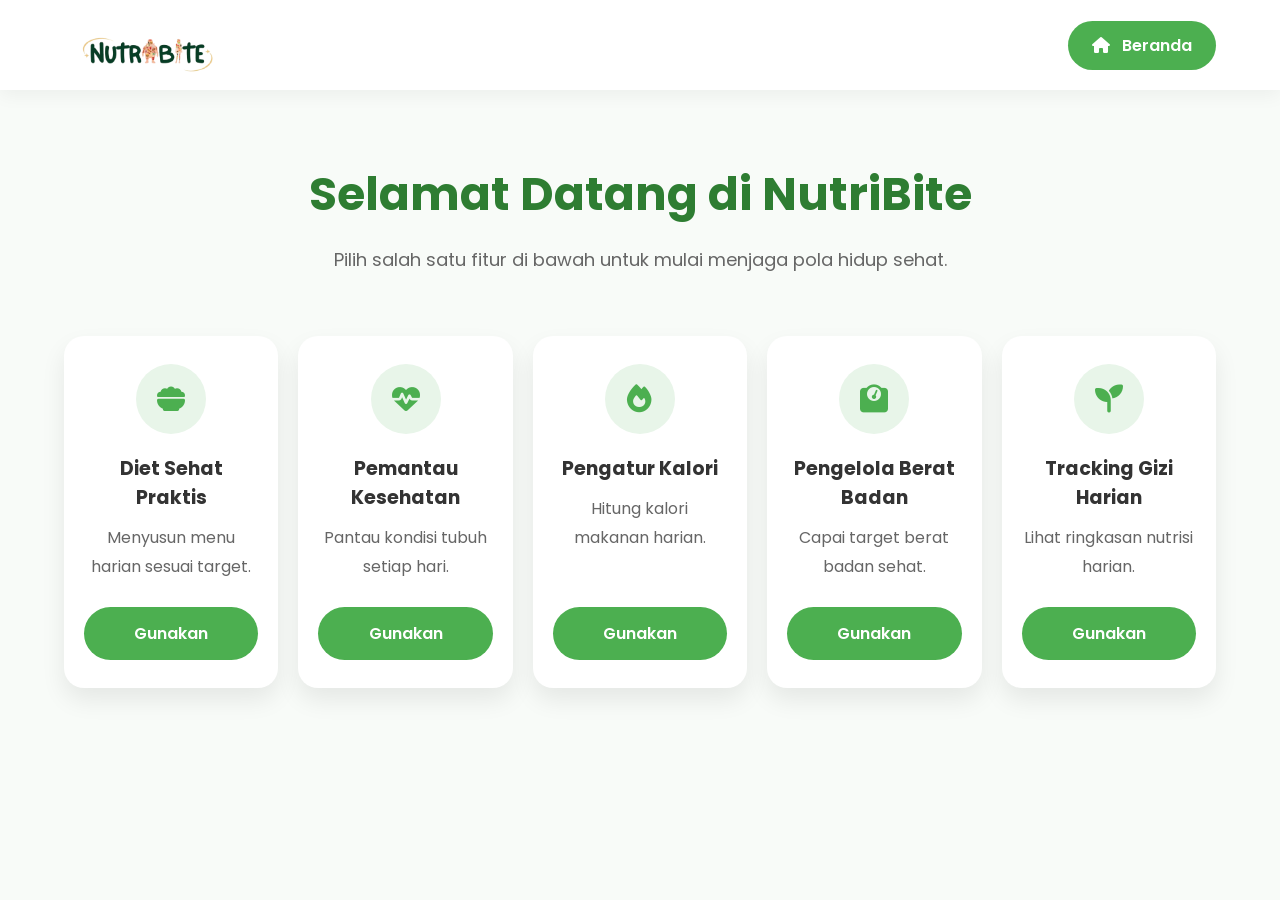
<file: dashboard.html>
<!DOCTYPE html>
<html lang="id">

<head>

    <meta charset="UTF-8">

    <meta name="viewport" content="width=device-width, initial-scale=1.0">

    <title>Dashboard | NutriBite</title>

    <link rel="preconnect" href="https://fonts.googleapis.com">

    <link rel="preconnect" href="https://fonts.gstatic.com" crossorigin>

    <link href="https://fonts.googleapis.com/css2?family=Poppins:wght@300;400;500;600;700&display=swap" rel="stylesheet">

    <link rel="stylesheet" href="https://cdnjs.cloudflare.com/ajax/libs/font-awesome/6.6.0/css/all.min.css">

    <link rel="stylesheet" href="css/dashboard.css">

</head>

<body>

<header>

    <div class="container navbar">

        <img src="assets/logoo.png" class="logo">

        <a href="index.html" class="back-btn">

            <i class="fa-solid fa-house"></i>

            Beranda

        </a>

    </div>

</header>

<section class="dashboard">

    <div class="container">

        <div class="welcome">

            <h1>Selamat Datang di NutriBite </h1>

            <p>

                Pilih salah satu fitur di bawah untuk mulai menjaga pola hidup sehat.

            </p>

        </div>

        <div class="feature-grid">

            <div class="card">

                <i class="fa-solid fa-bowl-food"></i>

                <h3>Diet Sehat Praktis</h3>

                <p>Menyusun menu harian sesuai target.</p>

                <a href="pages/diet.html">Gunakan</a>

            </div>

            <div class="card">

                <i class="fa-solid fa-heart-pulse"></i>

                <h3>Pemantau Kesehatan</h3>

                <p>Pantau kondisi tubuh setiap hari.</p>

                <a href="pages/health.html">Gunakan</a>

            </div>

            <div class="card">

                <i class="fa-solid fa-fire"></i>

                <h3>Pengatur Kalori</h3>

                <p>Hitung kalori makanan harian.</p>

                <a href="pages/calorie.html">Gunakan</a>

            </div>

            <div class="card">

                <i class="fa-solid fa-weight-scale"></i>

                <h3>Pengelola Berat Badan</h3>

                <p>Capai target berat badan sehat.</p>

                <a href="pages/weight.html">Gunakan</a>

            </div>

            <div class="card">

                <i class="fa-solid fa-seedling"></i>

                <h3>Tracking Gizi Harian</h3>

                <p>Lihat ringkasan nutrisi harian.</p>

                <a href="pages/nutrition.html">Gunakan</a>

            </div>

        </div>

    </div>

</section>

</body>

</html>
</file>
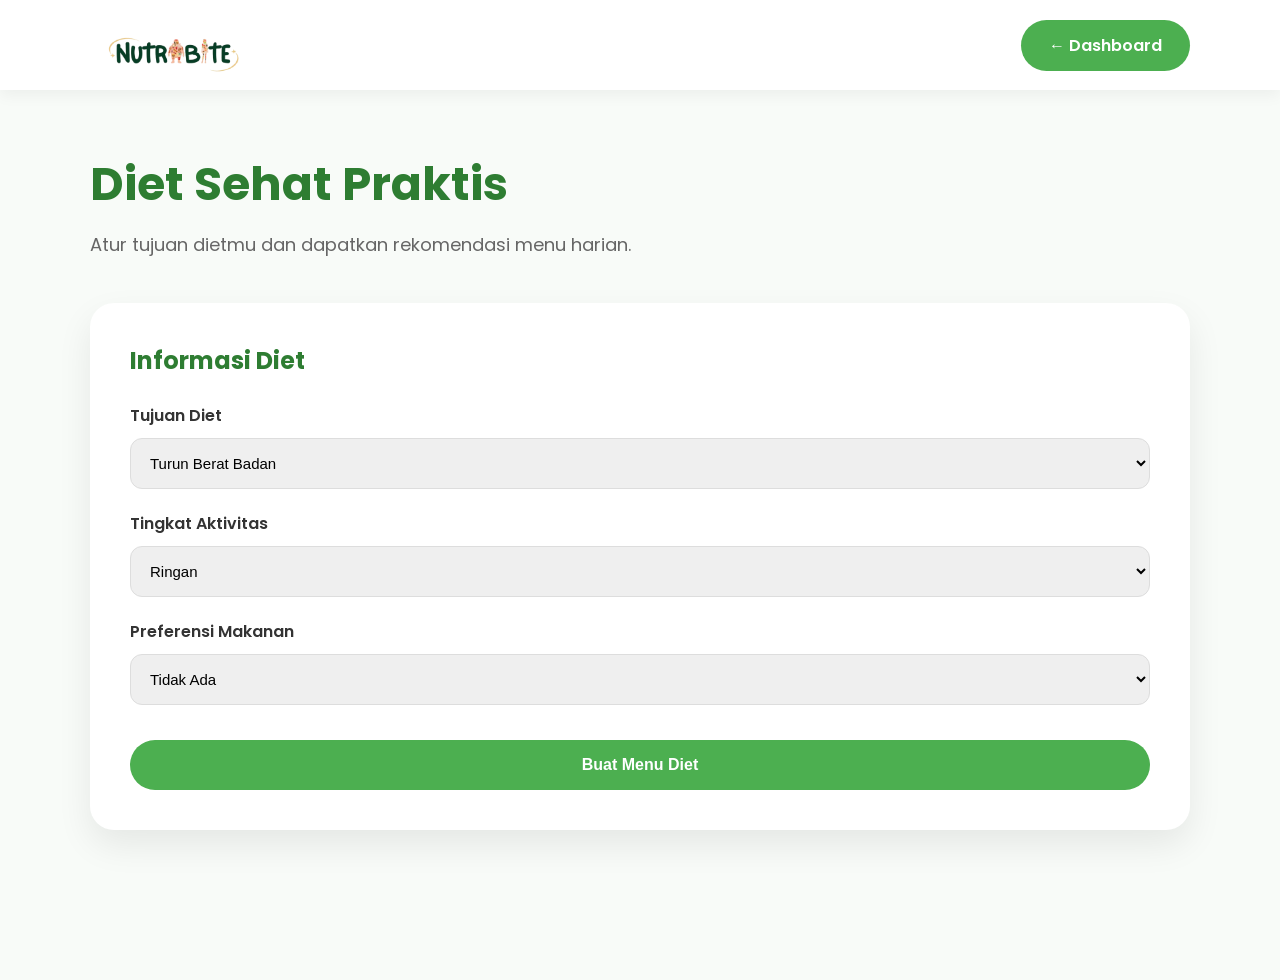
<file: pages/diet.html>
<!DOCTYPE html>
<html lang="id">

<head>

<meta charset="UTF-8">

<meta name="viewport" content="width=device-width, initial-scale=1.0">

<title>Diet Sehat Praktis | NutriBite</title>

<link rel="preconnect" href="https://fonts.googleapis.com">

<link rel="preconnect" href="https://fonts.gstatic.com" crossorigin>

<link href="https://fonts.googleapis.com/css2?family=Poppins:wght@300;400;500;600;700&display=swap" rel="stylesheet">

<link rel="stylesheet" href="../css/feature.css">

</head>

<body>

<header>

<div class="container navbar">

<img src="../assets/logoo.png" class="logo">

<a href="../dashboard.html" class="back-btn">

← Dashboard

</a>

</div>

</header>

<section class="feature">

<div class="container">

<h1>Diet Sehat Praktis</h1>

<p class="subtitle">

Atur tujuan dietmu dan dapatkan rekomendasi menu harian.

</p>

<!-- FORM -->

<div class="card">

<h2>Informasi Diet</h2>

<label>Tujuan Diet</label>

<select id="goal">

<option>Turun Berat Badan</option>

<option>Menjaga Berat Badan</option>

<option>Menambah Berat Badan</option>

</select>

<label>Tingkat Aktivitas</label>

<select>

<option>Ringan</option>

<option>Sedang</option>

<option>Berat</option>

</select>

<label>Preferensi Makanan</label>

<select>

<option>Tidak Ada</option>

<option>Vegetarian</option>

<option>Rendah Gula</option>

<option>Rendah Lemak</option>

</select>

<button id="generateBtn">

Buat Menu Diet

</button>

</div>

<!-- RESULT -->

<div id="resultSection" class="result-section">

<h2>Rekomendasi Menu Hari Ini</h2>

<div id="mealContainer">

</div>

<div class="total-card">

<h3>Total Kalori</h3>

<p>± 1.440 kcal</p>

</div>

</div>

<!-- EMAIL -->

<div id="emailSection" class="email-section">

<h2>Simpan Hasil</h2>

<p>

Masukkan email untuk menyimpan hasil diet.

</p>

<input

type="email"

placeholder="Masukkan email">

<button>

Simpan Hasil

</button>

</div>

</div>

</section>

<script src="../js/diet.js"></script>

</body>

</html>
</file>
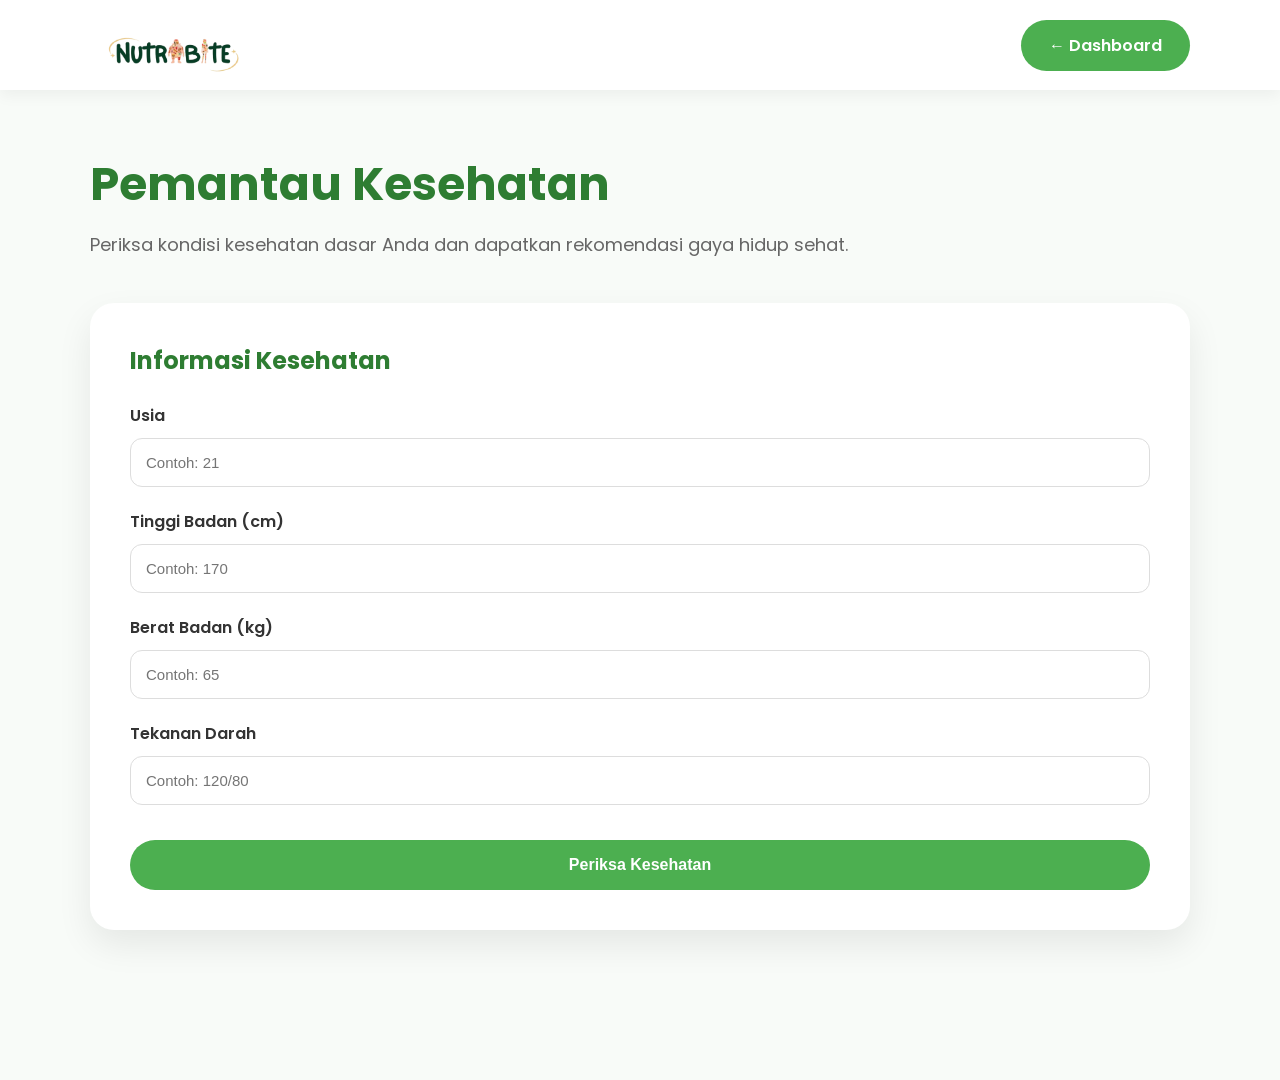
<file: pages/health.html>
<!DOCTYPE html>
<html lang="id">

<head>

<meta charset="UTF-8">

<meta name="viewport" content="width=device-width, initial-scale=1.0">

<title>Pemantau Kesehatan | NutriBite</title>

<link rel="preconnect" href="https://fonts.googleapis.com">

<link rel="preconnect" href="https://fonts.gstatic.com" crossorigin>

<link href="https://fonts.googleapis.com/css2?family=Poppins:wght@300;400;500;600;700&display=swap" rel="stylesheet">

<link rel="stylesheet" href="../css/feature.css">

</head>

<body>

<header>

<div class="container navbar">

<img src="../assets/logoo.png" class="logo">

<a href="../dashboard.html" class="back-btn">

← Dashboard

</a>

</div>

</header>

<section class="feature">

<div class="container">

<h1>Pemantau Kesehatan</h1>

<p class="subtitle">

Periksa kondisi kesehatan dasar Anda dan dapatkan rekomendasi gaya hidup sehat.

</p>

<div class="card">

<h2>Informasi Kesehatan</h2>

<label>Usia</label>

<input type="number" placeholder="Contoh: 21">

<label>Tinggi Badan (cm)</label>

<input type="number" placeholder="Contoh: 170">

<label>Berat Badan (kg)</label>

<input type="number" placeholder="Contoh: 65">

<label>Tekanan Darah</label>

<input type="text" placeholder="Contoh: 120/80">

<button id="healthBtn">

Periksa Kesehatan

</button>

</div>

<div id="resultSection" class="result-section">

<h2>Ringkasan Kesehatan</h2>

<div id="healthResult"></div>

</div>

<div id="emailSection" class="email-section">

<h2>Simpan Hasil</h2>

<p>

Masukkan email Anda untuk menyimpan hasil pemeriksaan kesehatan.

</p>

<input type="email" placeholder="Masukkan Email">

<button id="saveHealth">

Simpan Hasil

</button>

</div>

</div>

</section>

<script src="../js/health.js"></script>

</body>

</html>
</file>
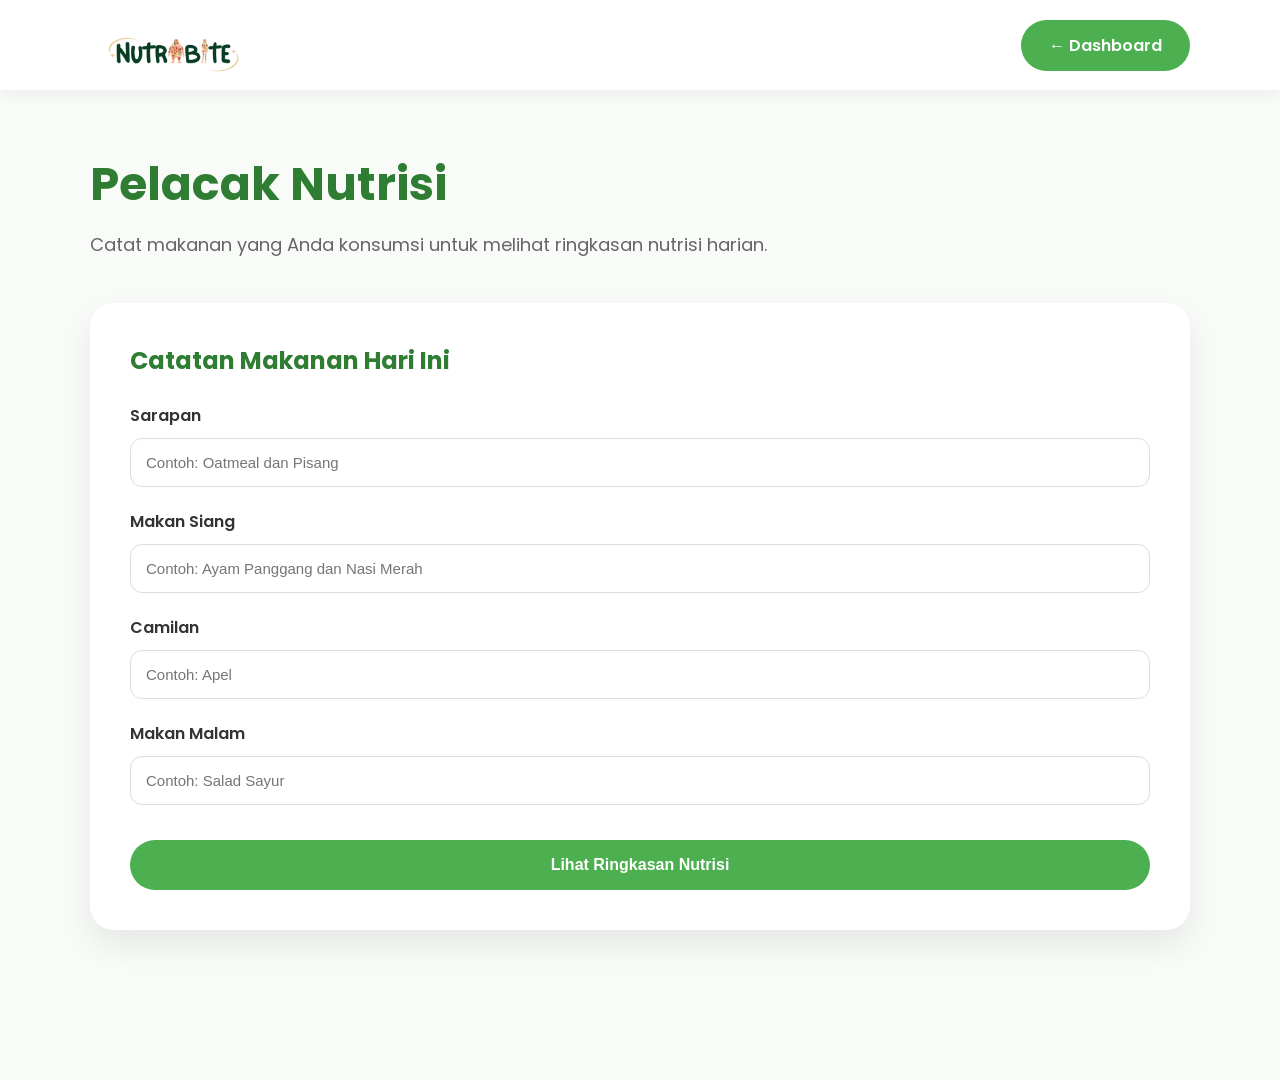
<file: pages/nutrition.html>
<!DOCTYPE html>
<html lang="id">

<head>

<meta charset="UTF-8">

<meta name="viewport" content="width=device-width, initial-scale=1.0">

<title>Pelacak Nutrisi | NutriBite</title>

<link rel="preconnect" href="https://fonts.googleapis.com">

<link rel="preconnect" href="https://fonts.gstatic.com" crossorigin>

<link href="https://fonts.googleapis.com/css2?family=Poppins:wght@300;400;500;600;700&display=swap" rel="stylesheet">

<link rel="stylesheet" href="../css/feature.css">

</head>

<body>

<header>

<div class="container navbar">

<img src="../assets/logoo.png" class="logo">

<a href="../dashboard.html" class="back-btn">

← Dashboard

</a>

</div>

</header>

<section class="feature">

<div class="container">

<h1>Pelacak Nutrisi</h1>

<p class="subtitle">

Catat makanan yang Anda konsumsi untuk melihat ringkasan nutrisi harian.

</p>

<div class="card">

<h2>Catatan Makanan Hari Ini</h2>

<label>Sarapan</label>

<input type="text" placeholder="Contoh: Oatmeal dan Pisang">

<label>Makan Siang</label>

<input type="text" placeholder="Contoh: Ayam Panggang dan Nasi Merah">

<label>Camilan</label>

<input type="text" placeholder="Contoh: Apel">

<label>Makan Malam</label>

<input type="text" placeholder="Contoh: Salad Sayur">

<button id="nutritionBtn">

Lihat Ringkasan Nutrisi

</button>

</div>

<div id="resultSection" class="result-section">

<h2>Ringkasan Nutrisi Harian</h2>

<div id="nutritionResult"></div>

</div>

<div id="emailSection" class="email-section">

<h2>Simpan Hasil</h2>

<p>

Masukkan email Anda untuk menyimpan ringkasan nutrisi.

</p>

<input type="email" placeholder="Masukkan Email">

<button id="saveNutrition">

Simpan Hasil

</button>

</div>

</div>

</section>

<script src="../js/nutrition.js"></script>

</body>

</html>
</file>
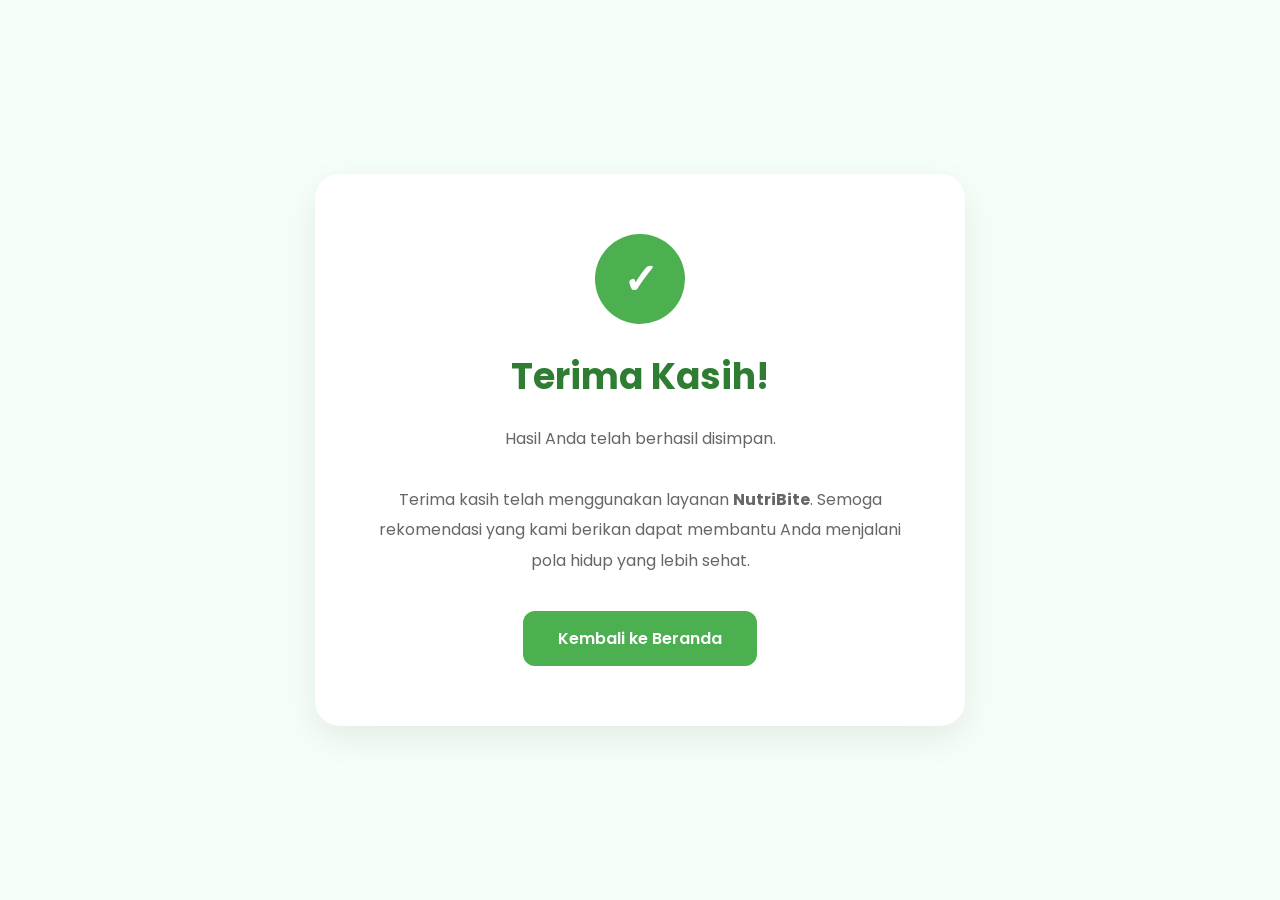
<file: pages/thankyou.html>
<!DOCTYPE html>
<html lang="id">

<head>

    <meta charset="UTF-8">

    <meta name="viewport" content="width=device-width, initial-scale=1.0">

    <title>Terima Kasih | NutriBite</title>

    <link rel="preconnect" href="https://fonts.googleapis.com">

    <link rel="preconnect" href="https://fonts.gstatic.com" crossorigin>

    <link href="https://fonts.googleapis.com/css2?family=Poppins:wght@300;400;500;600;700&display=swap" rel="stylesheet">

    <link rel="stylesheet" href="../css/thankyou.css">

</head>

<body>

    <div class="thankyou-container">

        <div class="thankyou-card">

            <div class="icon">

                ✓

            </div>

            <h1>Terima Kasih!</h1>

            <p>

                Hasil Anda telah berhasil disimpan.

                <br><br>

                Terima kasih telah menggunakan layanan <strong>NutriBite</strong>.

                Semoga rekomendasi yang kami berikan dapat membantu Anda menjalani pola hidup yang lebih sehat.

            </p>

            <a href="../index.html" class="home-btn">

                Kembali ke Beranda

            </a>

        </div>

    </div>

</body>

</html>
</file>
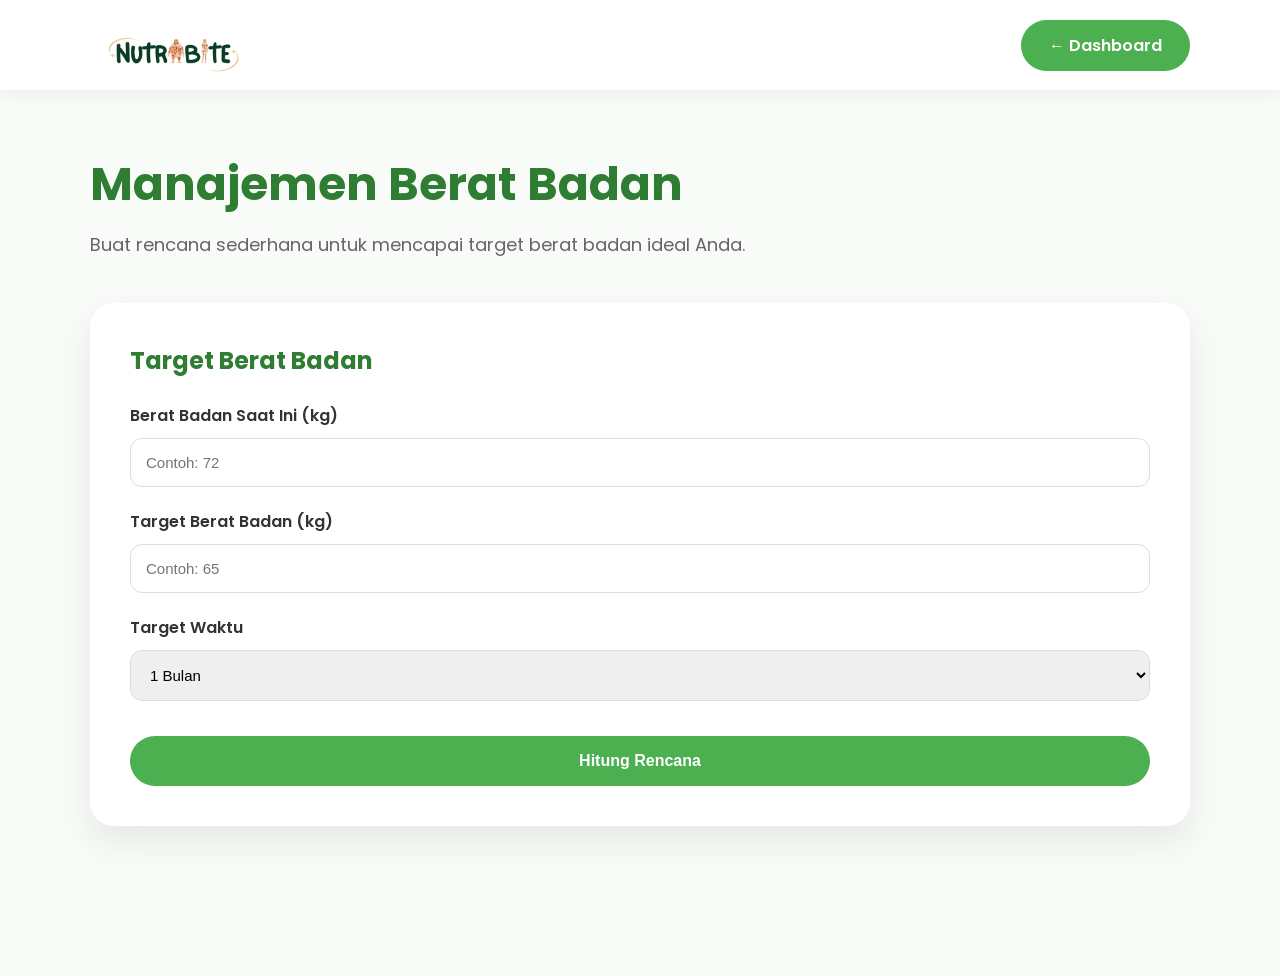
<file: pages/weight.html>
<!DOCTYPE html>
<html lang="id">

<head>

<meta charset="UTF-8">

<meta name="viewport" content="width=device-width, initial-scale=1.0">

<title>Manajemen Berat Badan | NutriBite</title>

<link rel="preconnect" href="https://fonts.googleapis.com">

<link rel="preconnect" href="https://fonts.gstatic.com" crossorigin>

<link href="https://fonts.googleapis.com/css2?family=Poppins:wght@300;400;500;600;700&display=swap" rel="stylesheet">

<link rel="stylesheet" href="../css/feature.css">

</head>

<body>

<header>

<div class="container navbar">

<img src="../assets/logoo.png" class="logo">

<a href="../dashboard.html" class="back-btn">

← Dashboard

</a>

</div>

</header>

<section class="feature">

<div class="container">

<h1>Manajemen Berat Badan</h1>

<p class="subtitle">

Buat rencana sederhana untuk mencapai target berat badan ideal Anda.

</p>

<div class="card">

<h2>Target Berat Badan</h2>

<label>Berat Badan Saat Ini (kg)</label>

<input type="number" placeholder="Contoh: 72">

<label>Target Berat Badan (kg)</label>

<input type="number" placeholder="Contoh: 65">

<label>Target Waktu</label>

<select>

<option>1 Bulan</option>

<option>2 Bulan</option>

<option>3 Bulan</option>

<option>6 Bulan</option>

</select>

<button id="weightBtn">

Hitung Rencana

</button>

</div>

<div id="resultSection" class="result-section">

<h2>Rencana Berat Badan</h2>

<div id="weightResult"></div>

</div>

<div id="emailSection" class="email-section">

<h2>Simpan Rencana</h2>

<p>

Masukkan email Anda untuk menyimpan rencana berat badan.

</p>

<input type="email" placeholder="Masukkan Email">

<button id="saveWeight">

Simpan Hasil

</button>

</div>

</div>

</section>

<script src="../js/weight.js"></script>

</body>

</html>
</file>
<file: css/dashboard.css>
/* =====================================================
   NUTRIBITE DASHBOARD
   PART 1
   RESET + NAVBAR + HEADER
===================================================== */

*{
    margin:0;
    padding:0;
    box-sizing:border-box;
}

body{

    font-family:'Poppins',sans-serif;

    background:#F8FBF8;

    color:#333;

}

a{

    text-decoration:none;

}

img{

    display:block;

}

.container{

    width:90%;

    max-width:1200px;

    margin:auto;

}


/* =====================================================
                        NAVBAR
===================================================== */

header{

    background:#fff;

    box-shadow:0 5px 18px rgba(0,0,0,.05);

    position:sticky;

    top:0;

    z-index:999;

}

.navbar{

    height:90px;

    display:flex;

    justify-content:space-between;

    align-items:center;

}

.logo{

    width:170px;

}

.back-btn{

    background:#4CAF50;

    color:white;

    padding:12px 24px;

    border-radius:50px;

    font-weight:600;

    transition:.3s;

}

.back-btn:hover{

    background:#2E7D32;

    transform:translateY(-3px);

}

.back-btn i{

    margin-right:8px;

}


/* =====================================================
                    WELCOME
===================================================== */

.dashboard{

    padding:70px 0;

}

.welcome{

    text-align:center;

    margin-bottom:60px;

}

.welcome h1{

    font-size:46px;

    color:#2E7D32;

    margin-bottom:15px;

}

.welcome p{

    color:#666;

    font-size:18px;

    max-width:700px;

    margin:auto;

    line-height:1.8;

}


/* =====================================================
                  FEATURE GRID
===================================================== */

.feature-grid{

    display:grid;

    grid-template-columns:repeat(5,1fr);

    gap:20px;

    align-items:stretch;

}

/* =====================================================
   NUTRIBITE DASHBOARD
   PART 2
   FEATURE CARD + RESPONSIVE
===================================================== */


/* ===============================
        FEATURE CARD
================================ */

.card{

    background:#fff;

    border-radius:20px;

    padding:28px 20px;

    text-align:center;

    box-shadow:0 12px 25px rgba(0,0,0,.08);

    transition:.35s;

    display:flex;

    flex-direction:column;

}

.card:hover{

    transform:translateY(-10px);

    box-shadow:0 20px 45px rgba(0,0,0,.12);

}

.card i{

    width:70px;

    height:70px;

    line-height:70px;

    border-radius:50%;

    background:#E8F5E9;

    color:#4CAF50;

    font-size:28px;

    margin:0 auto 20px;

}

.card:hover i{

    background:#4CAF50;

    color:white;

    transform:scale(1.08);

}

.card h3{

    font-size:19px;

    margin-bottom:12px;

}

.card p{

    color:#666;

    font-size:16px;

    line-height:1.8;

    margin-bottom:25px;

    flex:1;

}

.card a{

    display:block;

    width:100%;

    padding:14px;

    background:#4CAF50;

    color:white;

    border-radius:50px;

    font-weight:600;

    margin-top:auto;

    transition:.3s;

}

.card a:hover{

    background:#2E7D32;

    transform:translateY(-3px);

}


/* ===============================
        RESPONSIVE
================================ */

@media(max-width:992px){

    .welcome h1{

        font-size:38px;

    }

    .feature-grid{

        grid-template-columns:repeat(2,1fr);

    }

}


@media(max-width:768px){

    .navbar{

        height:auto;

        padding:20px 0;

        flex-direction:column;

        gap:20px;

    }

    .logo{

        width:150px;

    }

    .welcome{

        margin-bottom:40px;

    }

    .welcome h1{

        font-size:32px;

    }

    .welcome p{

        font-size:16px;

    }

    .feature-grid{

        grid-template-columns:1fr;

    }

    .card{

        padding:30px 25px;

    }

}


/* ===============================
        ANIMATION
================================ */

.card,
.card i,
.card a{

    transition:all .35s ease;

}

::selection{

    background:#4CAF50;

    color:white;

}
</file>
<file: css/feature.css>
/* =========================================
   RESET
========================================= */

*{
    margin:0;
    padding:0;
    box-sizing:border-box;
}

html{
    scroll-behavior:smooth;
}

body{
    font-family:'Poppins',sans-serif;
    background:#F8FBF8;
    color:#333;
}

a{
    text-decoration:none;
}

.container{
    width:90%;
    max-width:1100px;
    margin:auto;
}


/* =========================================
   NAVBAR
========================================= */

header{

    background:#fff;

    box-shadow:0 5px 15px rgba(0,0,0,.05);

    position:sticky;

    top:0;

    z-index:999;

}

.navbar{

    height:90px;

    display:flex;

    justify-content:space-between;

    align-items:center;

}

.logo{

    width:170px;

}

.back-btn{

    background:#4CAF50;

    color:white;

    padding:13px 28px;

    border-radius:40px;

    font-weight:600;

    transition:.3s;

}

.back-btn:hover{

    background:#2E7D32;

}


/* =========================================
   PAGE
========================================= */

.feature{

    padding:60px 0 100px;

}

.feature h1{

    font-size:46px;

    color:#2E7D32;

    margin-bottom:12px;

}

.subtitle{

    color:#666;

    font-size:18px;

    margin-bottom:45px;

}


/* =========================================
   CARD
========================================= */

.card{

    background:white;

    border-radius:24px;

    padding:40px;

    box-shadow:0 15px 35px rgba(0,0,0,.08);

    margin-bottom:50px;

}

.card h2{

    margin-bottom:25px;

    color:#2E7D32;

}

label{

    display:block;

    margin-top:22px;

    margin-bottom:10px;

    font-weight:600;

}

select,
input{

    width:100%;

    padding:15px;

    border-radius:12px;

    border:1px solid #ddd;

    font-size:15px;

    outline:none;

}

select:focus,
input:focus{

    border-color:#4CAF50;

}


/* =========================================
   BUTTON
========================================= */

button{

    width:100%;

    margin-top:35px;

    padding:16px;

    border:none;

    border-radius:50px;

    background:#4CAF50;

    color:white;

    font-size:16px;

    font-weight:600;

    cursor:pointer;

    transition:.3s;

}

button:hover{

    background:#2E7D32;

}


/* =========================================
   RESULT
========================================= */

.result-section{

    display:none;

    margin-top:60px;

}

.result-section h2{

    color:#2E7D32;

    margin-bottom:35px;

}


/* =========================================
   FOOD CARD
========================================= */

.meal{

    display:flex;

    align-items:center;

    gap:25px;

    background:white;

    border-radius:20px;

    padding:18px;

    margin-bottom:20px;

    box-shadow:0 8px 20px rgba(0,0,0,.05);

}

.meal img{

    width:170px;

    height:120px;

    object-fit:cover;

    border-radius:16px;

}

.meal h3{

    color:#2E7D32;

    margin-bottom:8px;

}

.meal p{

    margin-bottom:8px;

    color:#666;

}

.meal span{

    color:#4CAF50;

    font-weight:600;

}


/* =========================================
   TOTAL
========================================= */

.total-card{

    margin-top:40px;

    background:#4CAF50;

    color:white;

    border-radius:20px;

    padding:30px;

    text-align:center;

}

.total-card h3{

    margin-bottom:10px;

}

.total-card p{

    font-size:34px;

    font-weight:700;

}


/* =========================================
   EMAIL
========================================= */

.email-section{

    display:none;

    margin-top:60px;

    background:white;

    border-radius:24px;

    padding:40px;

    box-shadow:0 15px 35px rgba(0,0,0,.08);

}

.email-section h2{

    color:#2E7D32;

    margin-bottom:15px;

}

.email-section p{

    color:#666;

    margin-bottom:25px;

}


/* =========================================
   RESPONSIVE
========================================= */

@media(max-width:768px){

.navbar{

    height:auto;

    flex-direction:column;

    padding:20px 0;

    gap:20px;

}

.logo{

    width:150px;

}

.feature h1{

    font-size:34px;

}

.card{

    padding:25px;

}

.meal{

    flex-direction:column;

    text-align:center;

}

.meal img{

    width:100%;

    height:220px;

}

}

/* =========================================
   CALORIE FEATURE
========================================= */

#previewBox{

    margin-top:20px;

    display:none;

}

#previewImage{

    width:100%;

    max-height:350px;

    object-fit:cover;

    border-radius:18px;

    border:1px solid #ddd;

}

.result-card{

    display:flex;

    align-items:center;

    gap:30px;

    background:#fff;

    border-radius:20px;

    padding:25px;

    margin-bottom:25px;

    box-shadow:0 10px 25px rgba(0,0,0,.08);

}

.result-card img{

    width:220px;

    height:170px;

    object-fit:cover;

    border-radius:18px;

}

.result-info{

    flex:1;

}

.result-info h3{

    color:#2E7D32;

    margin-bottom:15px;

    font-size:28px;

}

.nutrition-grid{

    display:grid;

    grid-template-columns:repeat(2,1fr);

    gap:15px;

    margin-top:20px;

}

.nutrition-item{

    background:#F5FAF5;

    border-radius:15px;

    padding:18px;

    text-align:center;

}

.nutrition-item h4{

    color:#777;

    font-size:14px;

    margin-bottom:8px;

}

.nutrition-item p{

    color:#4CAF50;

    font-size:24px;

    font-weight:700;

}

.tips{

    margin-top:30px;

    background:#E8F5E9;

    border-left:6px solid #4CAF50;

    border-radius:15px;

    padding:25px;

}

.tips h3{

    color:#2E7D32;

    margin-bottom:15px;

}

.tips ul{

    padding-left:20px;

}

.tips li{

    margin-bottom:10px;

    color:#555;

}


/* ==========================
   RESPONSIVE
========================== */

@media(max-width:768px){

.result-card{

    flex-direction:column;

    text-align:center;

}

.result-card img{

    width:100%;

    height:230px;

}

.nutrition-grid{

    grid-template-columns:1fr;

}

}

/* ==========================================
   HEALTH MONITOR
========================================== */

.health-card{

    background:#ffffff;

    border-radius:20px;

    padding:30px;

    box-shadow:0 10px 25px rgba(0,0,0,.08);

    margin-bottom:25px;

}

.health-title{

    color:#2E7D32;

    margin-bottom:25px;

    font-size:30px;

}

.health-grid{

    display:grid;

    grid-template-columns:repeat(2,1fr);

    gap:20px;

}

.health-item{

    background:#F5FAF5;

    border-radius:18px;

    padding:25px;

    text-align:center;

}

.health-item h4{

    color:#777;

    font-size:15px;

    margin-bottom:10px;

    font-weight:500;

}

.health-item p{

    color:#2E7D32;

    font-size:28px;

    font-weight:700;

}

.health-item span{

    display:block;

    margin-top:8px;

    color:#666;

    font-size:14px;

}

.recommendation{

    margin-top:35px;

    background:#E8F5E9;

    border-left:6px solid #4CAF50;

    border-radius:18px;

    padding:30px;

}

.recommendation h3{

    color:#2E7D32;

    margin-bottom:18px;

}

.recommendation ul{

    padding-left:20px;

}

.recommendation li{

    margin-bottom:12px;

    color:#555;

    line-height:1.7;

}

@media(max-width:768px){

.health-grid{

    grid-template-columns:1fr;

}

.health-item{

    padding:20px;

}

.health-item p{

    font-size:24px;

}

}

.health-card{

    background:#ffffff;

    border-radius:20px;

    padding:30px;

    box-shadow:0 10px 25px rgba(0,0,0,.08);

    margin-bottom:25px;

}

.health-title{

    color:#2E7D32;

    margin-bottom:25px;

    font-size:30px;

}

.health-grid{

    display:grid;

    grid-template-columns:repeat(2,1fr);

    gap:20px;

}

.health-item{

    background:#F5FAF5;

    border-radius:18px;

    padding:25px;

    text-align:center;

}

.health-item h4{

    color:#777;

    font-size:15px;

    margin-bottom:10px;

    font-weight:500;

}

.health-item p{

    color:#2E7D32;

    font-size:28px;

    font-weight:700;

}

.health-item span{

    display:block;

    margin-top:8px;

    color:#666;

    font-size:14px;

}

.recommendation{

    margin-top:35px;

    background:#E8F5E9;

    border-left:6px solid #4CAF50;

    border-radius:18px;

    padding:30px;

}

.recommendation h3{

    color:#2E7D32;

    margin-bottom:18px;

}

.recommendation ul{

    padding-left:20px;

}

.recommendation li{

    margin-bottom:12px;

    color:#555;

    line-height:1.7;

}


/* ==========================================
   RESPONSIVE
========================================== */

@media(max-width:768px){

.health-grid{

    grid-template-columns:1fr;

}

.health-item{

    padding:20px;

}

.health-item p{

    font-size:24px;

}

}

/* ==========================================
   MANAJEMEN BERAT BADAN
========================================== */

.weight-card{

    background:#ffffff;

    border-radius:20px;

    padding:30px;

    box-shadow:0 10px 25px rgba(0,0,0,.08);

    margin-bottom:25px;

}

.weight-title{

    color:#2E7D32;

    font-size:30px;

    margin-bottom:25px;

}

.weight-grid{

    display:grid;

    grid-template-columns:repeat(2,1fr);

    gap:20px;

}

.weight-item{

    background:#F5FAF5;

    border-radius:18px;

    padding:25px;

    text-align:center;

}

.weight-item h4{

    color:#777;

    font-size:15px;

    margin-bottom:10px;

    font-weight:500;

}

.weight-item p{

    color:#2E7D32;

    font-size:30px;

    font-weight:700;

}

.weight-item span{

    display:block;

    margin-top:8px;

    color:#666;

    font-size:14px;

}


/* Progress */

.progress-box{

    margin-top:35px;

}

.progress-box h3{

    color:#2E7D32;

    margin-bottom:15px;

}

.progress{

    width:100%;

    height:18px;

    background:#E0E0E0;

    border-radius:30px;

    overflow:hidden;

}

.progress-fill{

    width:70%;

    height:100%;

    background:#4CAF50;

    border-radius:30px;

}

.progress-text{

    margin-top:10px;

    text-align:right;

    color:#666;

    font-weight:600;

}


/* Rekomendasi */

.weight-tips{

    margin-top:35px;

    background:#E8F5E9;

    border-left:6px solid #4CAF50;

    border-radius:18px;

    padding:30px;

}

.weight-tips h3{

    color:#2E7D32;

    margin-bottom:18px;

}

.weight-tips ul{

    padding-left:20px;

}

.weight-tips li{

    color:#555;

    margin-bottom:12px;

    line-height:1.8;

}


/* Responsive */

@media(max-width:768px){

.weight-grid{

    grid-template-columns:1fr;

}

.weight-item{

    padding:20px;

}

.weight-item p{

    font-size:24px;

}

}

/* ==========================================
   PELACAK NUTRISI
========================================== */

.nutrition-card{

    background:#ffffff;

    border-radius:20px;

    padding:30px;

    box-shadow:0 10px 25px rgba(0,0,0,.08);

    margin-bottom:25px;

}

.nutrition-title{

    color:#2E7D32;

    font-size:30px;

    margin-bottom:25px;

}

.nutrition-grid{

    display:grid;

    grid-template-columns:repeat(2,1fr);

    gap:20px;

}

.nutrition-item{

    background:#F5FAF5;

    border-radius:18px;

    padding:25px;

    text-align:center;

}

.nutrition-item h4{

    color:#777;

    font-size:15px;

    margin-bottom:10px;

    font-weight:500;

}

.nutrition-item p{

    color:#2E7D32;

    font-size:28px;

    font-weight:700;

}

.nutrition-item span{

    display:block;

    margin-top:8px;

    color:#666;

    font-size:14px;

}

/* Progress Nutrisi */

.nutrition-progress{

    margin-top:35px;

}

.progress-row{

    margin-bottom:25px;

}

.progress-row h4{

    margin-bottom:10px;

    color:#444;

}

.progress-bar{

    width:100%;

    height:16px;

    background:#E0E0E0;

    border-radius:30px;

    overflow:hidden;

}

.progress-fill{

    height:100%;

    background:#4CAF50;

    border-radius:30px;

}

.progress-value{

    text-align:right;

    margin-top:8px;

    color:#666;

    font-size:14px;

    font-weight:600;

}

/* Tips */

.nutrition-tips{

    margin-top:35px;

    background:#E8F5E9;

    border-left:6px solid #4CAF50;

    border-radius:18px;

    padding:30px;

}

.nutrition-tips h3{

    color:#2E7D32;

    margin-bottom:18px;

}

.nutrition-tips ul{

    padding-left:20px;

}

.nutrition-tips li{

    margin-bottom:12px;

    color:#555;

    line-height:1.8;

}

/* Responsive */

@media(max-width:768px){

.nutrition-grid{

    grid-template-columns:1fr;

}

.nutrition-item{

    padding:20px;

}

.nutrition-item p{

    font-size:24px;

}

}
</file>
<file: css/thankyou.css>
*{

    margin:0;

    padding:0;

    box-sizing:border-box;

    font-family:'Poppins',sans-serif;

}

body{

    background:#F6FFF7;

    display:flex;

    justify-content:center;

    align-items:center;

    min-height:100vh;

    padding:30px;

}

.thankyou-container{

    width:100%;

    max-width:650px;

}

.thankyou-card{

    background:#fff;

    padding:60px 45px;

    border-radius:25px;

    text-align:center;

    box-shadow:0 12px 35px rgba(0,0,0,.08);

}

.icon{

    width:90px;

    height:90px;

    margin:0 auto 25px;

    border-radius:50%;

    background:#4CAF50;

    color:#fff;

    display:flex;

    justify-content:center;

    align-items:center;

    font-size:42px;

    font-weight:bold;

}

.thankyou-card h1{

    color:#2E7D32;

    margin-bottom:20px;

    font-size:36px;

}

.thankyou-card p{

    color:#666;

    line-height:1.9;

    margin-bottom:35px;

    font-size:16px;

}

.home-btn{

    display:inline-block;

    padding:15px 35px;

    background:#4CAF50;

    color:#fff;

    text-decoration:none;

    border-radius:12px;

    font-weight:600;

    transition:.3s;

}

.home-btn:hover{

    background:#2E7D32;

    transform:translateY(-3px);

}
</file>
